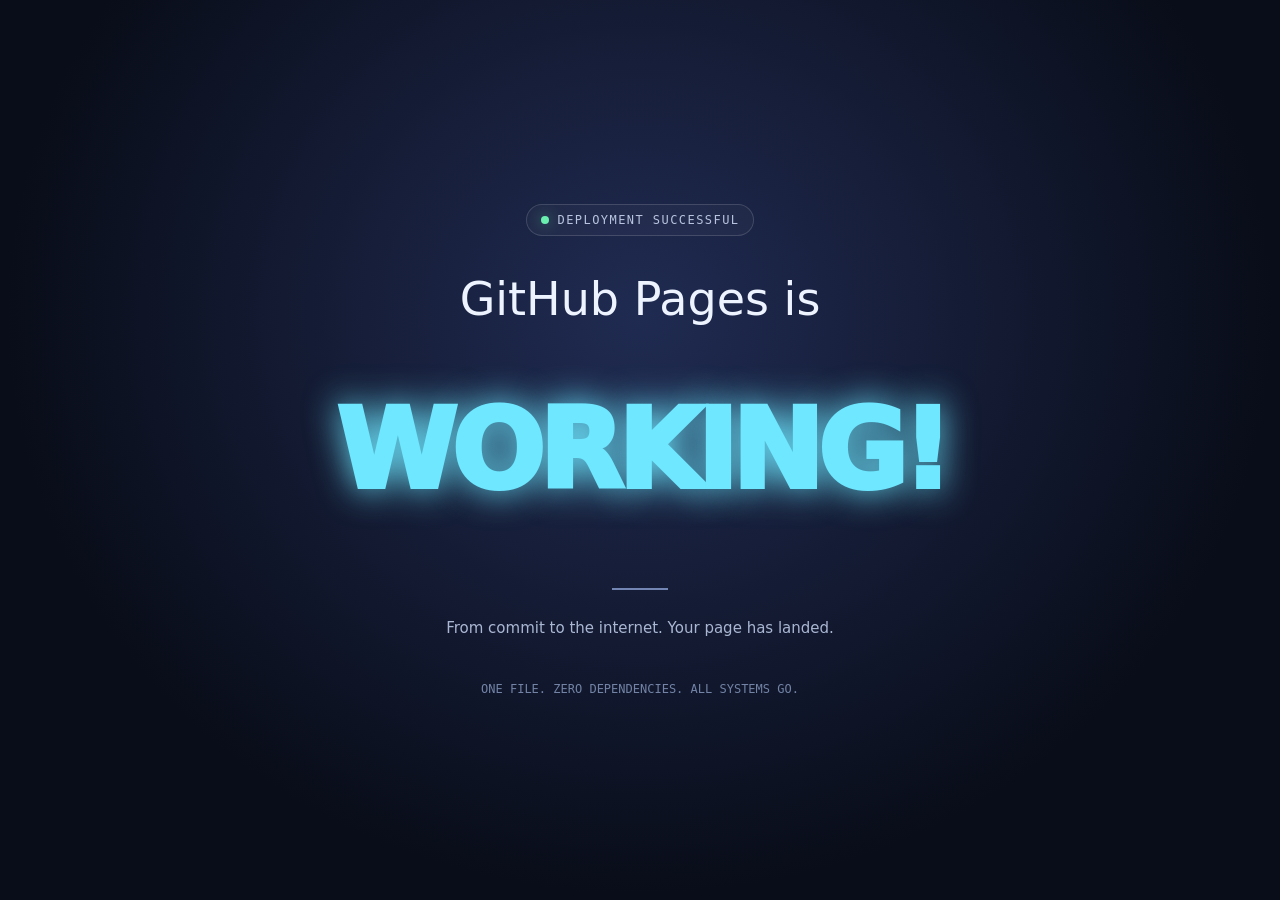
<file: index.html>
<!DOCTYPE html>
<html lang="en">
<head>
	<meta charset="UTF-8">
	<meta name="viewport" content="width=device-width, initial-scale=1">
	<meta name="theme-color" content="#090d19">
	<title>GitHub Pages is WORKING!</title>
	<style>
		* { box-sizing: border-box; }
		body {
			margin: 0;
			min-height: 100vh;
			min-height: 100svh;
			display: grid;
			place-items: center;
			padding: 24px;
			color: #edf3ff;
			background: radial-gradient(ellipse at 50% 35%, #202b52 0%, #090d19 70%);
			font-family: system-ui, -apple-system, BlinkMacSystemFont, "Segoe UI", sans-serif;
		}
		main { width: min(100%, 880px); text-align: center; }
		.badge {
			display: inline-flex;
			align-items: center;
			gap: 9px;
			padding: 8px 14px;
			border: 1px solid #ffffff25;
			border-radius: 999px;
			background: #ffffff08;
			color: #b8c4df;
			font: 12px ui-monospace, monospace;
			letter-spacing: .12em;
			text-transform: uppercase;
		}
		.badge::before {
			content: "";
			width: 8px;
			height: 8px;
			border-radius: 50%;
			background: #69f0ae;
			box-shadow: 0 0 14px #69f0ae88;
		}
		h1 { margin: 36px 0 0; font-size: clamp(24px, 5vw, 46px); font-weight: 500; }
		.stage {
			display: grid;
			place-items: center;
			height: clamp(145px, 29vw, 250px);
		}
		.working {
			display: inline-block;
			font-size: clamp(45px, 10vw, 110px);
			font-weight: 950;
			letter-spacing: -.055em;
			line-height: 1.2;
			color: #6ee7ff;
			text-shadow: 0 0 35px currentColor;
			animation: pulse 2.4s ease-in-out infinite, colors 7.2s linear infinite;
		}
		/* Transform scales the text smoothly without shifting the page layout. */
		@keyframes pulse {
			0%, 100% { transform: scale(.55); }
			50% { transform: scale(1.08); }
		}
		@keyframes colors {
			0%, 100% { color: #6ee7ff; }
			20% { color: #a78bfa; }
			40% { color: #ff7dc7; }
			60% { color: #ffcd70; }
			80% { color: #79f5b1; }
		}
		p { margin: 12px 0; color: #aab7d2; font-size: 15px; line-height: 1.6; }
		.rule { width: 56px; height: 2px; margin: 12px auto 26px; background: #7386b3; }
		footer { margin-top: 42px; color: #7283a5; font: 12px ui-monospace, monospace; }
		@media (prefers-reduced-motion: reduce) {
			.working { animation: none; text-shadow: none; }
		}
	</style>
</head>
<body>
	<main>
		<div class="badge">Deployment successful</div>
		<h1>GitHub Pages is <span class="stage"><span class="working">WORKING!</span></span></h1>
		<div class="rule" aria-hidden="true"></div>
		<p>From commit to the internet. Your page has landed.</p>
		<footer>ONE FILE. ZERO DEPENDENCIES. ALL SYSTEMS GO.</footer>
	</main>
</body>
</html>
</file>
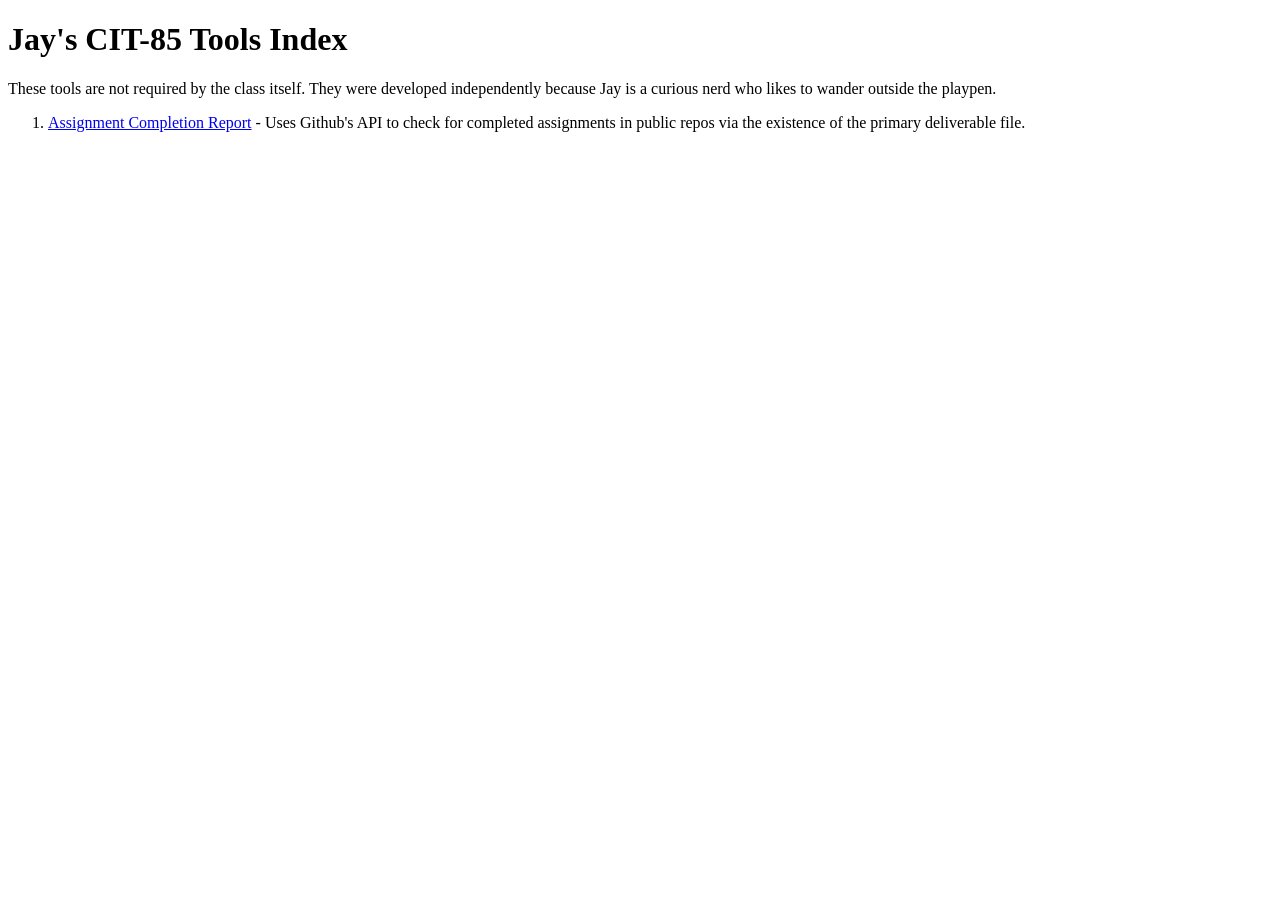
<file: tools/index.html>
<!DOCTYPE html>
<html lang="en">
<head>
	<meta charset="UTF-8">
	<title>CIT-85 Tools Index</title>
</head>

<body>
	<h1>Jay's CIT-85 Tools Index</h1>
	<p>
		These tools are not required by the class itself. They were developed independently because Jay is a curious nerd who likes to wander outside the playpen.
	</p>
	
	<ol>
		<li>
			<a href="assignment-report.html">Assignment Completion Report</a>
			- Uses Github's API to check for completed assignments in public repos via the existence of the primary deliverable file.
		</li>
	</ol>
</body>
</file>
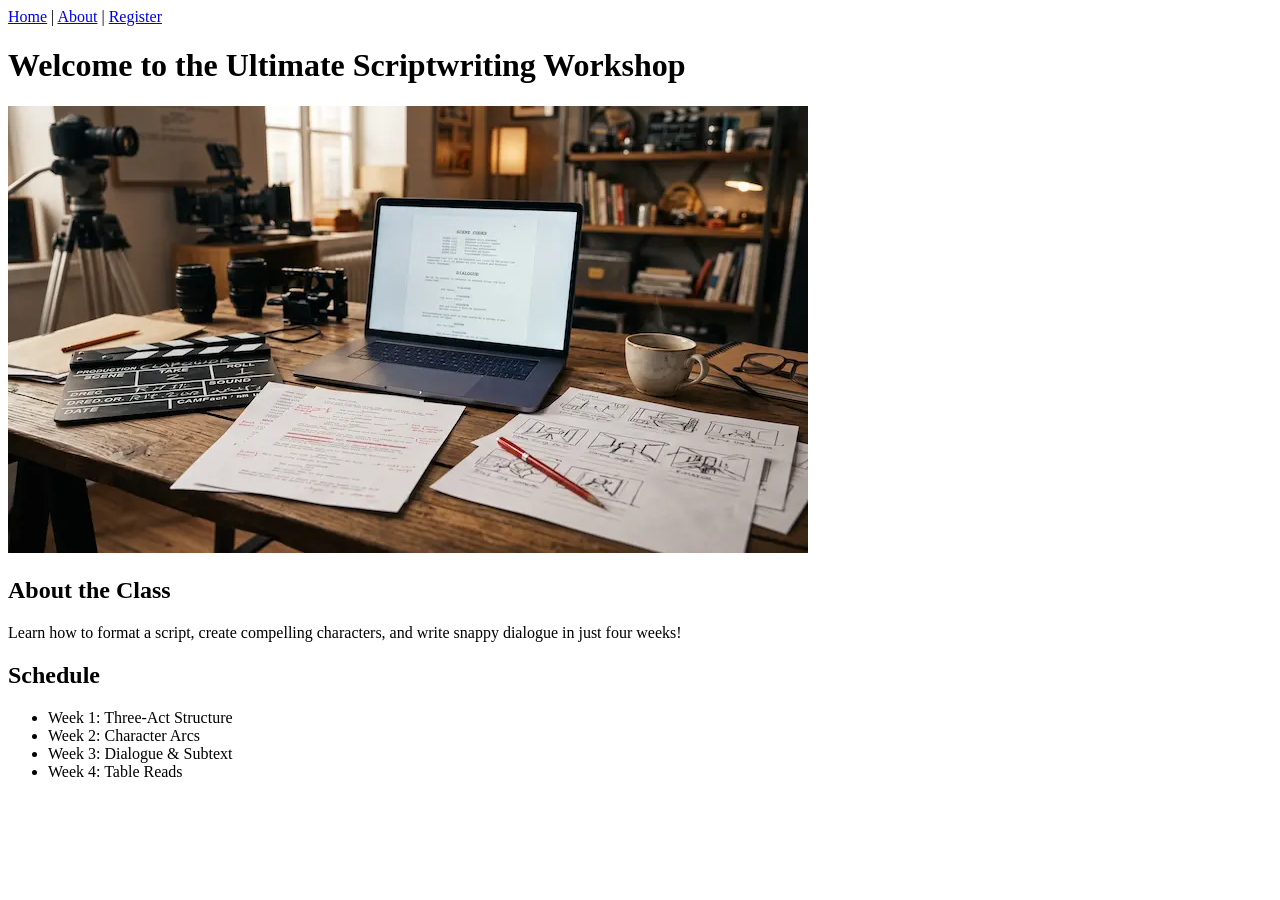
<file: w3/index.html>
<!DOCTYPE html>
<html>
<head>
    <title>Scriptwriting Workshop</title>
</head>
<body>

    <nav id="menu">
        <a href="index.html">Home</a> | 
        <a href="about.html">About</a> | 
        <a href="signup.html">Register</a>
    </nav>

    <h1>Welcome to the Ultimate Scriptwriting Workshop</h1>

    <img alt="writing desk banner" src="img/writing-desk.webp">

    <h2>About the Class</h2>
    <p>Learn how to format a script, create compelling characters, and write snappy dialogue in just four weeks!</p>
    
    <h2>Schedule</h2>
    <ul>
        <li>Week 1: Three-Act Structure</li>
        <li>Week 2: Character Arcs</li>
        <li>Week 3: Dialogue & Subtext</li>
        <li>Week 4: Table Reads</li>
    </ul>

</body>
</html>
</file>
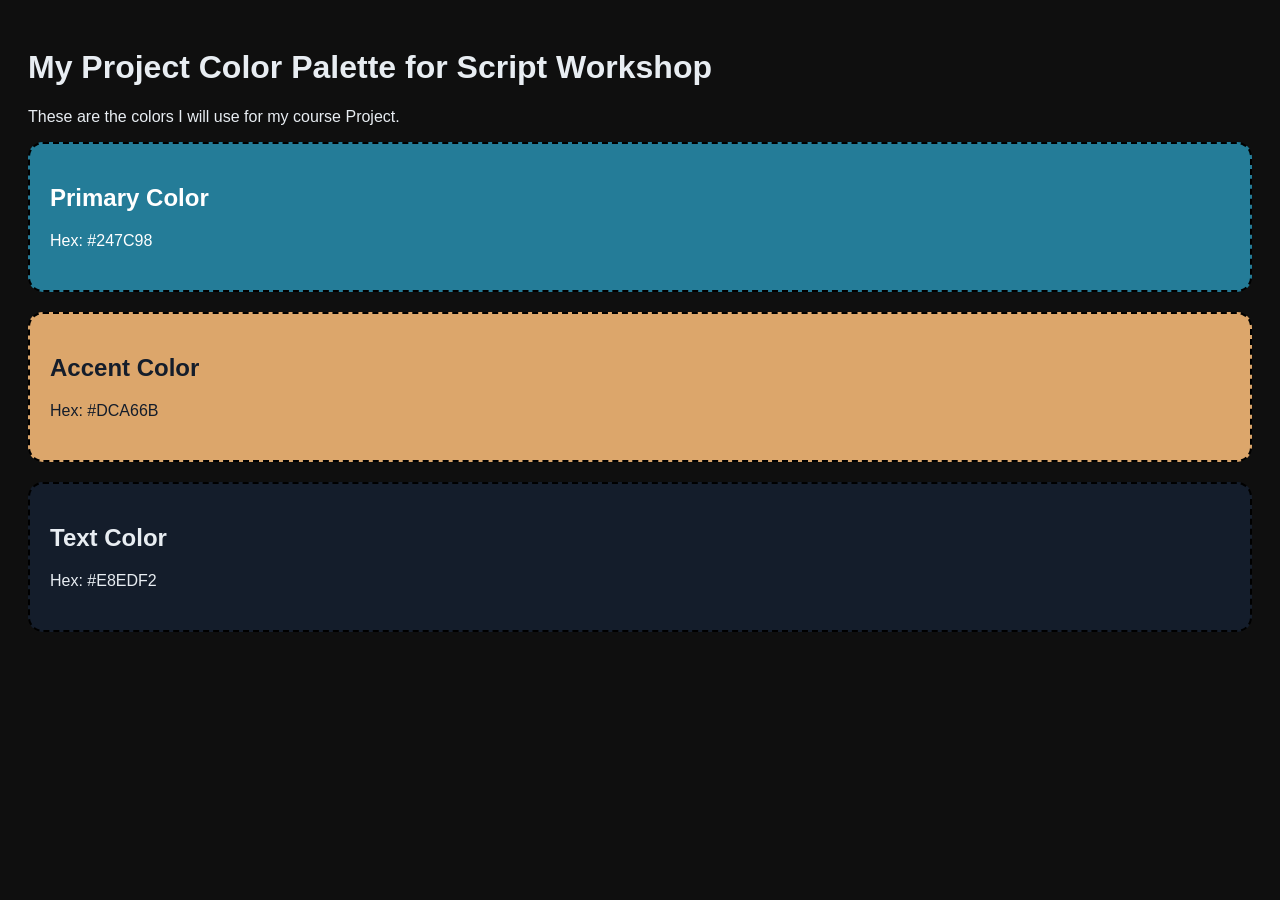
<file: w4/index.html>
<!DOCTYPE html>
<html lang="en">
<head>
	<meta charset="UTF-8">
	<meta name="viewport" content="width=device-width, initial-scale=1.0">
	<title>My Project Palette</title>
	<link rel="stylesheet" href="css/style.css">
</head>
<body>

	<h1>My Project Color Palette for Script Workshop</h1>
	<p>These are the colors I will use for my course Project.</p>

	<div class="swatch primary">
		<h2>Primary Color</h2>
		<p>Hex: #247C98</p> 
	</div>

	<div class="swatch accent">
		<h2>Accent Color</h2>
		<p>Hex: #DCA66B</p>
	</div>

	<div class="swatch text">
		<h2>Text Color</h2>
		<p>Hex: #E8EDF2</p>
	</div>

</body>
</html>
</file>
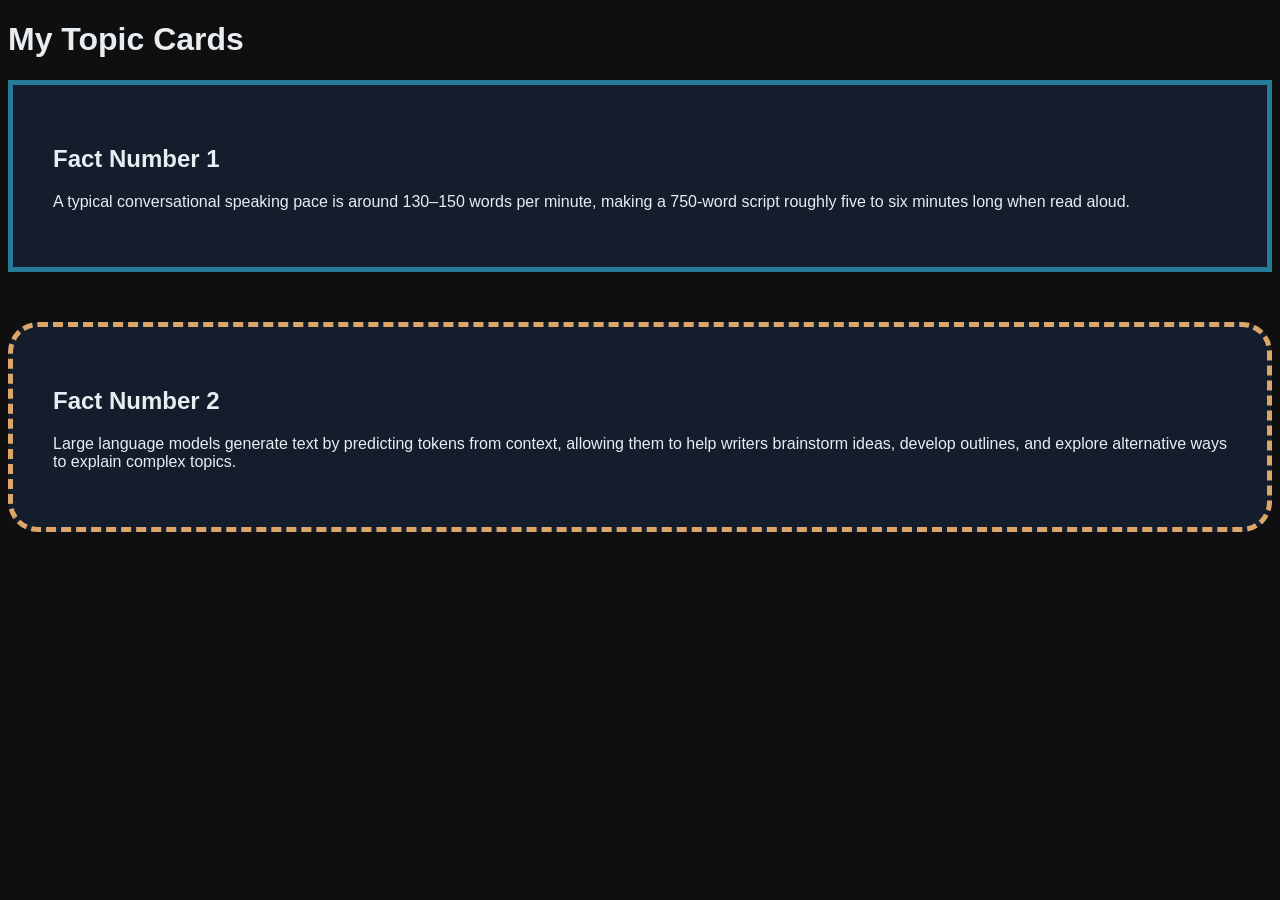
<file: w5/index.html>
<!DOCTYPE html>
<html lang="en">
<head>
    <meta charset="UTF-8">
    <title>Box Model Lab</title>
    <link rel="stylesheet" href="css/style.css">
</head>
<body>

    <h1>My Topic Cards</h1>

    <div class="card box-a">
        <h2>Fact Number 1</h2>
        <p>A typical conversational speaking pace is around 130–150 words per minute, making a 750-word script roughly five to six minutes long when read aloud.</p>
    </div>

    <div class="card box-b">
        <h2>Fact Number 2</h2>
        <p>Large language models generate text by predicting tokens from context, allowing them to help writers brainstorm ideas, develop outlines, and explore alternative ways to explain complex topics.</p>
    </div>

</body>
</html>
</file>
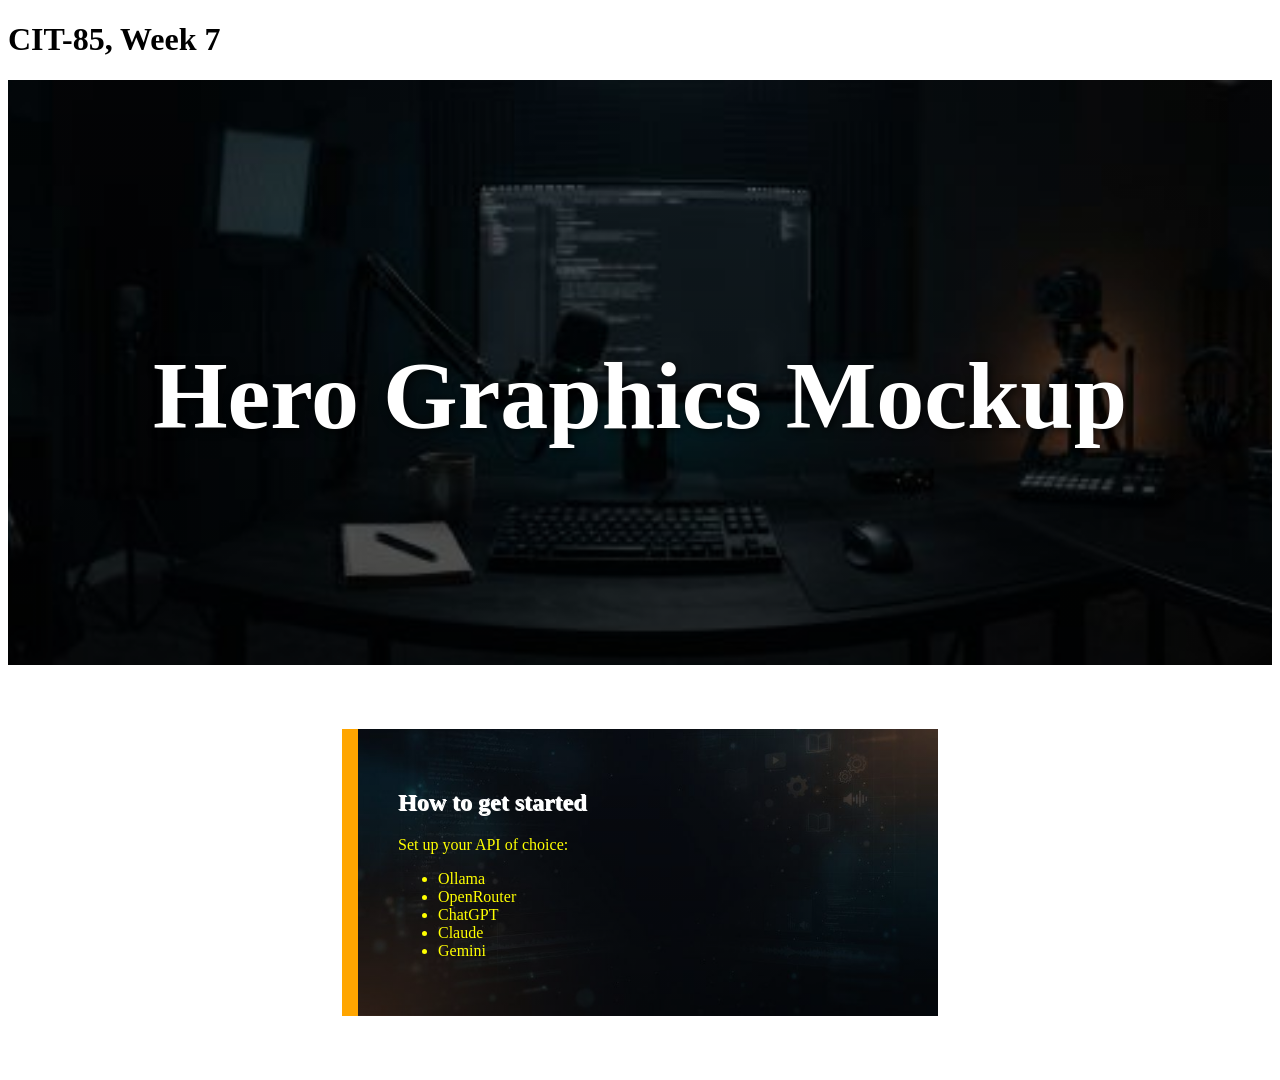
<file: w7/index.html>
<!DOCTYPE html>
<html lang="en">
<head>
	<meta charset="UTF-8">
	<meta name="viewport" content="width=device-width, initial-scale=1.0">
	<title>Hero Graphics Mockup</title>
	<link rel="stylesheet" href="css/style.css">
</head>
<body>
	<h1>CIT-85, Week 7</h1>
	<section class="attendance-hero">
		<h2>Hero Graphics Mockup</h2>
	</section>
	<article class="attendance-card">
		<h2>How to get started</h2>
		<p>Set up your API of choice:</p>
		<ul>
			<li>Ollama</li>
			<li>OpenRouter</li>
			<li>ChatGPT</li>
			<li>Claude</li>
			<li>Gemini</li>
		</ul>
	</article>
</body>
</html>
</file>
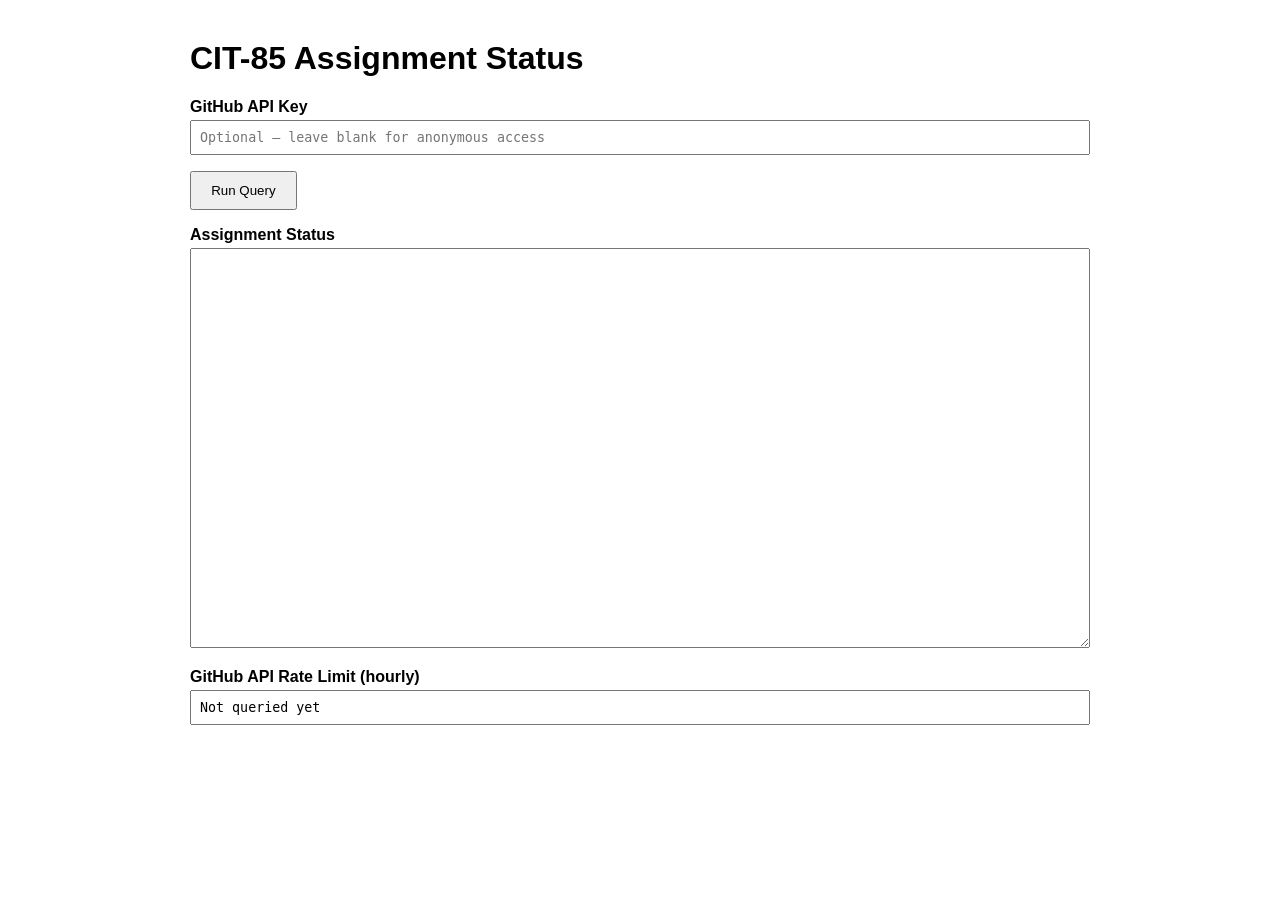
<file: tools/assignment-report.html>
<!DOCTYPE html>
<html lang="en">
<head>
    <meta charset="UTF-8">
    <title>CIT-85 Assignment Status</title>

    <style>
        body {
            font-family: sans-serif;
            max-width: 900px;
            margin: 40px auto;
            padding: 0 20px;
        }

        label {
            display: block;
            margin-top: 1rem;
            margin-bottom: 0.25rem;
            font-weight: bold;
        }

        #api-key {
            width: 100%;
            box-sizing: border-box;
            padding: 0.5rem;
            font-family: monospace;
        }

        button {
            margin-top: 1rem;
            padding: 0.6rem 1.2rem;
            cursor: pointer;
        }

        #output {
            width: 100%;
            height: 400px;
            box-sizing: border-box;
            padding: 0.75rem;
            font-family: monospace;
            white-space: pre;
            resize: vertical;
        }

        #rate-limit {
            width: 100%;
            box-sizing: border-box;
            padding: 0.5rem;
            font-family: monospace;
        }
    </style>
</head>

<body>

<h1>CIT-85 Assignment Status</h1>

<label for="api-key">
    GitHub API Key
</label>

<input
    type="password"
    id="api-key"
    placeholder="Optional — leave blank for anonymous access"
>

<button id="run-query">
    Run Query
</button>

<label for="output">
    Assignment Status
</label>

<textarea
    id="output"
    readonly
></textarea>

<label for="rate-limit">
    GitHub API Rate Limit (hourly)
</label>

<input
    type="text"
    id="rate-limit"
    readonly
    value="Not queried yet"
>

<script>
const ORG = "CIT85";

let assignments = [];

async function loadAssignments() {
    let response;

    try {
        response = await fetch("assignments.json");
    }
    catch (error) {
        throw new Error(
            `Unable to fetch assignments.json: ${error.message}`
        );
    }

    if (!response.ok) {
        throw new Error(
            `Unable to load assignments.json: HTTP ${response.status}`
        );
    }

    assignments = await response.json();
}

const output = document.getElementById("output");
const rateLimit = document.getElementById("rate-limit");
const apiKey = document.getElementById("api-key");
const runButton = document.getElementById("run-query");


function getHeaders() {
    const headers = {
        "Accept": "application/vnd.github+json",
        "X-GitHub-Api-Version": "2026-03-10"
    };

    const token = apiKey.value.trim();

    if (token !== "") {
        headers["Authorization"] = `Bearer ${token}`;
    }

    return headers;
}


async function githubFetch(url) {
    const response = await fetch(url, {
        headers: getHeaders()
    });

    const limit = response.headers.get(
        "X-RateLimit-Limit"
    );

    const remaining = response.headers.get(
        "X-RateLimit-Remaining"
    );

    rateLimit.value =
        `Limit: ${limit ?? "unknown"} | ` +
        `Remaining: ${remaining ?? "unknown"}`;

    return response;
}


async function getPublicRepos() {
    const repos = [];
    let page = 1;

    while (true) {
        const url = new URL(
            `https://api.github.com/orgs/${ORG}/repos`
        );

        url.searchParams.set("type", "public");
        url.searchParams.set("sort", "full_name");
        url.searchParams.set("direction", "asc");
        url.searchParams.set("per_page", "100");
        url.searchParams.set("page", page);

        const response = await githubFetch(url);

        if (!response.ok) {
            throw new Error(
                `Unable to retrieve repositories: ` +
                `HTTP ${response.status}`
            );
        }

        const batch = await response.json();

        if (batch.length === 0) {
            break;
        }

        repos.push(...batch);

        if (batch.length < 100) {
            break;
        }

        page++;
    }

    return repos;
}


async function getRepositoryTree(repo) {
    const repoName = repo.name;
    const defaultBranch = encodeURIComponent(repo.default_branch);

    const url =
        `https://api.github.com/repos/` +
        `${ORG}/${repoName}/git/trees/${defaultBranch}` +
        `?recursive=1`;

    const response = await githubFetch(url);

    if (!response.ok) {
        throw new Error(
            `${repoName}: unable to retrieve repository tree: ` +
            `HTTP ${response.status}`
        );
    }

    const data = await response.json();

    if (data.truncated) {
        throw new Error(
            `${repoName}: recursive repository tree was truncated`
        );
    }

    return data.tree;
}


async function generateReport() {
    output.value = "Querying GitHub...\n";
    rateLimit.value = "Query in progress...";
    runButton.disabled = true;

    try {
		await loadAssignments();

        const repos = await getPublicRepos();

        const studentRepos = repos.filter(
            repo => repo.name.endsWith("-pub")
        );

        let report = "";

        for (const repo of studentRepos) {
            report += `${repo.name}\n`;

            /*
             * Fetch the complete recursive repository tree once.
             * All assignment checks for this repository are then
             * performed locally without additional API requests.
             */
            const tree = await getRepositoryTree(repo);

            for (
                let i = 0;
                i < assignments.length;
                i++
            ) {
                const [
                    assignmentName,
                    path,
                    sentinelPrefix
                ] = assignments[i];

                const normalizedPath =
                    path.replace(/^\/+|\/+$/g, "");

                const targetPrefix =
                    normalizedPath === ""
                        ? sentinelPrefix
                        : `${normalizedPath}/${sentinelPrefix}`;

                const done = tree.some(
                    item =>
                        item.type === "blob" &&
                        item.path.toLowerCase().startsWith(
							targetPrefix.toLowerCase()
						)
                );

                const status =
                    done ? "done" : "pending";

                const isLast =
                    i === assignments.length - 1;

                const branch =
                    isLast ? "└──" : "├──";

                report +=
                    `${branch} ` +
                    `${assignmentName}: ${status}\n`;
            }

            report += "\n";

            /*
             * Update the textarea progressively.
             */
            output.value = report;
        }

        if (studentRepos.length === 0) {
            output.value =
                "No repositories ending in -pub found.";
        }
    }
    catch (error) {
        output.value +=
            `\nERROR: ${error.message}\n`;
    }
    finally {
        runButton.disabled = false;
    }
}


runButton.addEventListener(
    "click",
    generateReport
);
</script>

</body>
</html>
</file>
<file: w4/css/style.css>
/*---- General Page Styles */
body {
	font-family: "Segoe UI", Arial, Helvetica, sans-serif;
	padding: 20px;
	background-color: #0F0F0F; /* near black */
	color: #E8EDF2; /* light gray */
}

/*---- Shared Style: All boxes get these rules */
.swatch {
	height: 150px;
	width: 100%;
	margin-bottom: 20px;
	padding: 20px;
	border: 2px dashed black;
	border-radius: 15px;
	box-sizing: border-box;
	color: white; /* Default text color inside boxes */
}

/*---- Unique Styles */
/* 1. Primary Color */
.primary {
	background-color: #247C98;	/* deep teal blue */
}

/* 2. Accent Color */
.accent {
	background-color: #DCA66B;	/* soft copper amber */
	color: #141D2B; /* midnight slate */
}

/* 3. Text/Light Color */
.text {
	background-color: #141D2B; /* midnight slate */
	color: #E8EDF2; /* light gray */
}
</file>
<file: w5/css/style.css>
body {
    font-family: sans-serif;
    background-color: #0F0F0F;
	color: #E8EDF2; /* light gray */
}

/* 1. THE BASE COMPONENT: This targets BOTH boxes */
.card {
    background-color: #141D2B; /* CHANGE TO: Your Text/Background color */
    color: #E8EDF2;
    border-width: 5px;
    border-style: solid;
	padding: 40px;
}

/* 2. THE MODIFIERS: These give each box a unique border color */
.box-a {
    border-color: #247C98; /* CHANGE TO: Your Primary color */
	margin-bottom: 50px;
}

.box-b {
    border-color: #DCA66B; /* CHANGE TO: Your Accent color */
	border-radius: 30px;
	border-style: dashed;
}

/* DevTools Check: Padding is Green, Border is Yellow, Margin is Orange */
</file>
<file: w7/css/style.css>
.attendance-hero {
	min-height: 40vh;
	background-image: linear-gradient(rgba(0,0,0,0.1), rgba(0,0,0,0.5)),  url(../img/hero-header.jpg);
	background-size: cover;
	background-position: top center;
	text-align: center;
	padding-block: 20vh 5vh;
}

.attendance-hero h2 {
	color: white;
	font-size: 6rem;
	text-shadow: 2px 2px 10px rgba(0,0,0,0.8);
}

.attendance-card {
	background-image: linear-gradient(rgba(0,0,0,0.2), rgba(0,0,0,0.5)),  url(../img/info-background.jpg);
	background-size: cover;
	background-position: center bottom;
	max-width: 500px;
	margin: 4rem auto;
	border-left: 16px solid orange;
	padding: 40px;
}

.attendance-card h2 {
	color: white;
	text-shadow: 1px 1px 0px white;
}

.attendance-card {
	color: yellow;
}
</file>
